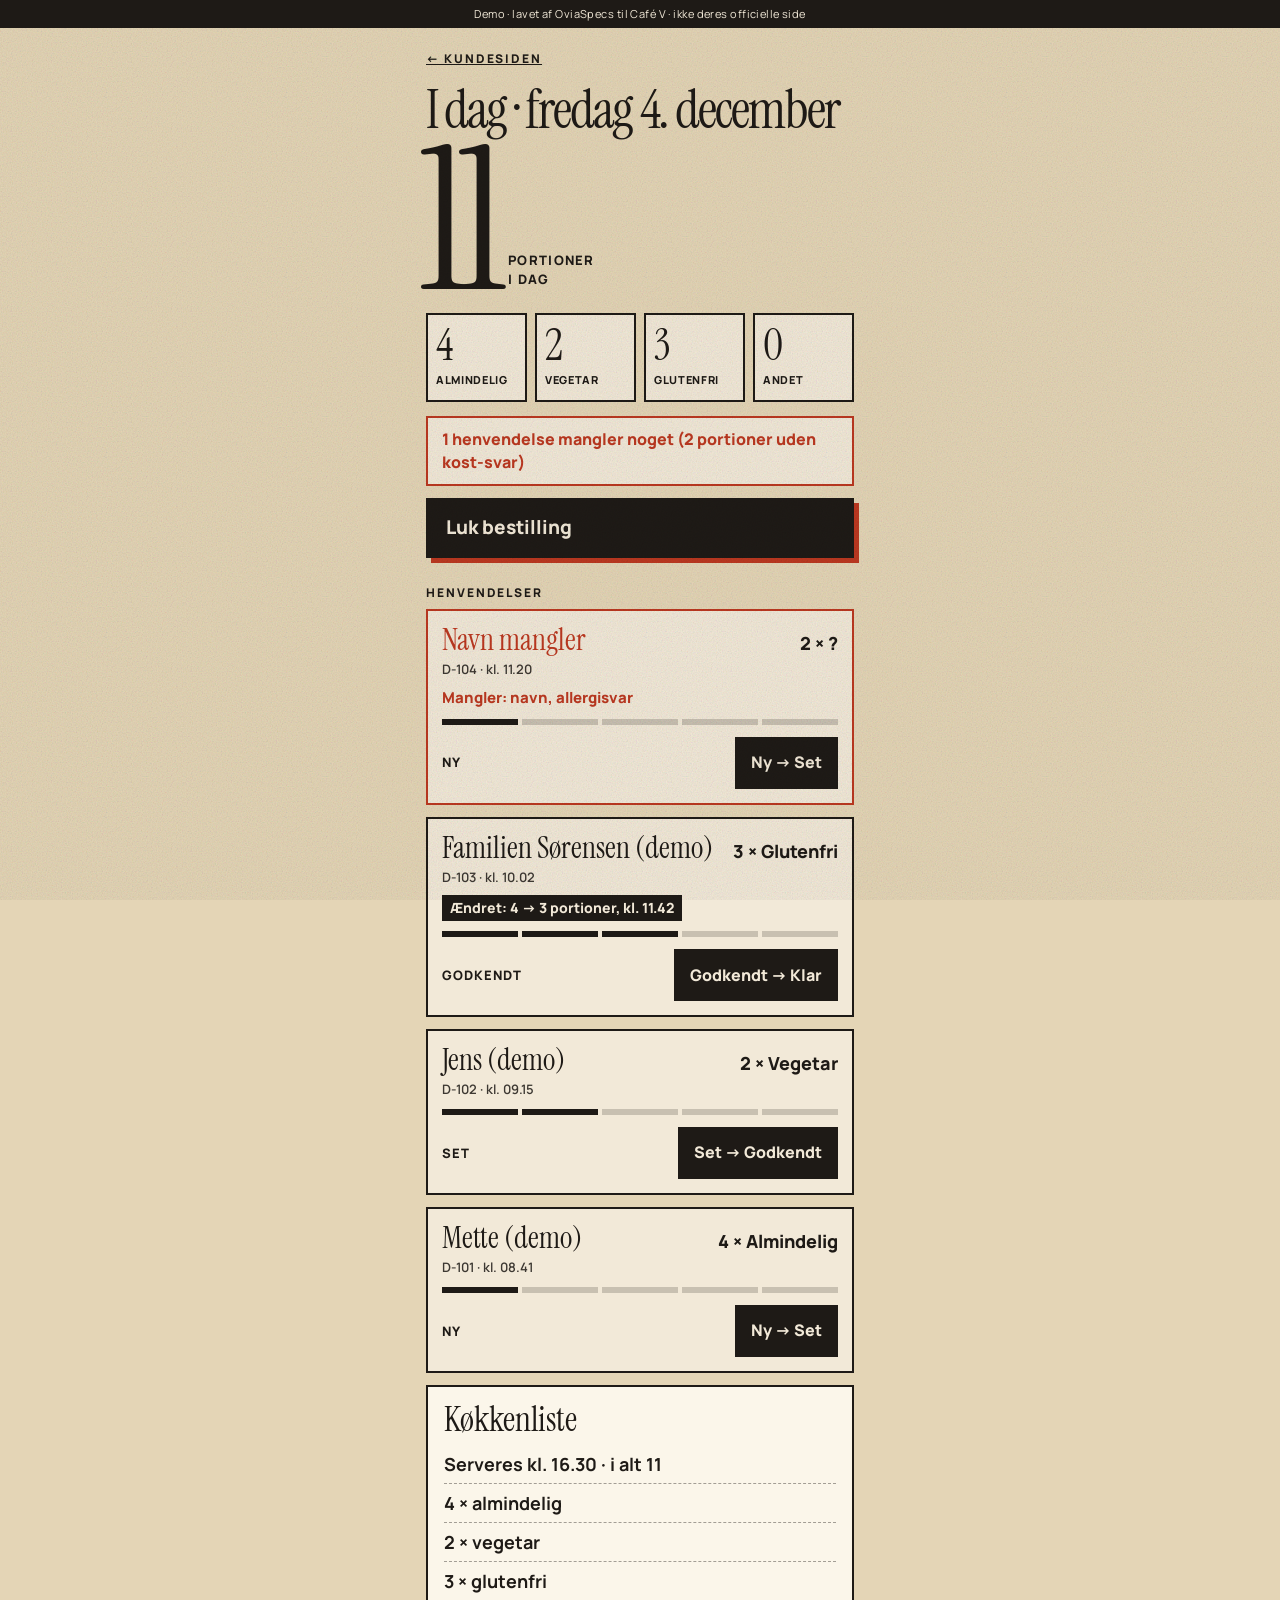
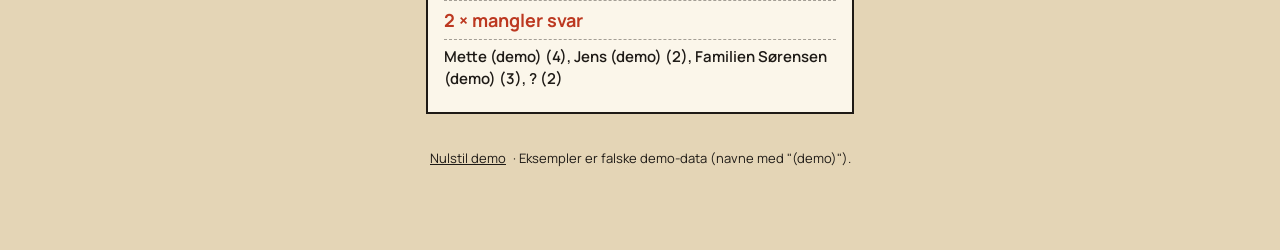
<file: ejer.html>
<!doctype html>
<html lang="da">
<head>
<meta charset="utf-8">
<meta name="viewport" content="width=device-width,initial-scale=1">
<meta name="robots" content="noindex,nofollow">
<title>Café V · I dag (demo)</title>
<link rel="preconnect" href="https://fonts.googleapis.com"><link rel="preconnect" href="https://fonts.gstatic.com" crossorigin>
<link href="https://fonts.googleapis.com/css2?family=Instrument+Serif:ital@0;1&family=Manrope:wght@400;600;800&display=swap" rel="stylesheet">
<link rel="stylesheet" href="style.css">
</head>
<body class="ejer">
<div class="demo" role="note">Demo · lavet af OviaSpecs til Café V · ikke deres officielle side</div>
<main class="wrap" id="main">
  <p class="kicker" style="margin-top:20px"><a href="index.html">← Kundesiden</a></p>
  <h1 class="eh" id="eh">I dag</h1>
  <div class="tot"><b id="tot" aria-live="polite">0</b><span>portioner<br>i dag</span></div>
  <div class="split" id="split"></div>
  <div id="warn"></div>
  <button class="btn ink" id="closebtn" type="button">Luk bestilling</button>

  <h2 class="sub">Henvendelser</h2>
  <div id="orders"></div>

  <div class="klist"><h2>Køkkenliste</h2><ul id="klist"></ul></div>
  <p style="font-size:13px"><button class="link" id="reset" type="button">Nulstil demo</button> · Eksempler er falske demo-data (navne med "(demo)").</p>
</main>
<script src="shared.js"></script>
<script src="ejer.js"></script>
</body>
</html>
</file>
<file: style.css>
/* Café V demo – retning C (varm og taktil). Farver tilpasset til WCAG AA: rød #BC3820 på papir = ca. 4,7:1 */
:root{
  --paper:#F2E9D8;
  --board:#E4D5B6;
  --ink:#1E1A16;
  --red:#BC3820;
  --f-d:'Instrument Serif',Georgia,serif;
  --f-b:'Manrope',system-ui,sans-serif;
}
*{box-sizing:border-box;margin:0;padding:0}
[hidden]{display:none!important}
html{-webkit-text-size-adjust:100%}
html,body{overflow-x:clip}
body{background:var(--board);color:var(--ink);font-family:var(--f-b);font-size:16px;line-height:1.45;min-height:100vh;padding-top:30px}
body:after{content:"";position:fixed;inset:0;pointer-events:none;opacity:.28;mix-blend-mode:multiply;z-index:90;background-image:url("data:image/svg+xml,%3Csvg xmlns='http://www.w3.org/2000/svg' width='180' height='180'%3E%3Cfilter id='n'%3E%3CfeTurbulence type='fractalNoise' baseFrequency='.8' numOctaves='3'/%3E%3C/filter%3E%3Crect width='100%25' height='100%25' filter='url(%23n)'/%3E%3C/svg%3E")}
a{color:inherit}
button,input,textarea{font:inherit;color:inherit}
:focus-visible{outline:3px solid var(--ink);outline-offset:3px}
.wrap{max-width:460px;margin:0 auto;padding:0 16px;position:relative}
.demo{position:fixed;top:0;left:0;right:0;z-index:100;background:var(--ink);color:var(--paper);font-size:11px;letter-spacing:.04em;padding:7px 16px;line-height:1.3;text-align:center}
.vh{position:absolute;width:1px;height:1px;overflow:hidden;clip:rect(0 0 0 0)}

/* knapper */
.btn{display:flex;align-items:center;justify-content:space-between;gap:12px;width:100%;min-height:58px;padding:16px 20px;background:var(--red);color:var(--paper);border:0;font-weight:800;font-size:19px;text-decoration:none;cursor:pointer;box-shadow:5px 5px 0 var(--ink);transition:transform .2s ease,box-shadow .2s ease}
.btn:active{transform:translate(3px,3px);box-shadow:2px 2px 0 var(--ink)}
.btn[disabled]{background:#7a6f60;color:var(--paper);box-shadow:none;cursor:not-allowed}
.btn.ink{background:var(--ink);box-shadow:5px 5px 0 var(--red)}
.btn.ghost{background:transparent;color:var(--ink);box-shadow:none;border:2px solid var(--ink);justify-content:center}
.kicker{font-size:12px;font-weight:800;letter-spacing:.16em;text-transform:uppercase}

/* forside */
.hero{position:relative;padding:34px 0 40px}
.day{position:absolute;left:-4px;top:70px;writing-mode:vertical-rl;transform:rotate(180deg);font:italic 400 clamp(72px,24vw,100px)/.85 var(--f-d);color:var(--red);z-index:2;pointer-events:none}
.poster{position:relative;margin:10px 0 0 52px;background:var(--paper);padding:24px 18px 28px;transform:rotate(1.4deg);box-shadow:0 2px 0 rgba(0,0,0,.15),0 18px 26px -12px rgba(0,0,0,.4)}
.poster:before,.poster:after{content:"";position:absolute;top:-12px;width:72px;height:24px;background:rgba(188,56,32,.55)}
.poster:before{left:20px;transform:rotate(-5deg)}
.poster:after{right:24px;transform:rotate(4deg)}
h1{font:400 clamp(56px,18vw,82px)/.9 var(--f-d);letter-spacing:-.035em;margin:12px 0 16px}
h1 em{color:var(--red)}
.ph{position:relative;overflow:hidden;aspect-ratio:4/5;background:var(--board);border:1.5px dashed var(--ink);display:grid;place-items:center}
.ph .in{position:absolute;inset:-8% 0;display:grid;place-items:center;background:repeating-linear-gradient(135deg,rgba(30,26,22,.05) 0 10px,transparent 10px 20px)}
.ph span{font:italic 24px var(--f-d);position:relative}
.stamp{position:absolute;right:-8px;bottom:84px;transform:rotate(-9deg);border:3px solid var(--red);color:var(--red);padding:8px 12px;font-weight:800;font-size:13px;letter-spacing:.1em;text-transform:uppercase;background:rgba(242,233,216,.92)}
.ctawrap{margin:34px 0 0 52px}
.timer{display:flex;align-items:flex-end;gap:14px;margin:0 0 18px 52px}
.timer b{font:400 clamp(72px,22vw,96px)/.8 var(--f-d);letter-spacing:-.04em}
.timer small{font-size:12px;font-weight:800;letter-spacing:.12em;text-transform:uppercase;padding-bottom:6px}
.closedmsg{margin:0 0 0 52px;padding:18px;border:2px solid var(--ink);background:var(--paper);font:400 28px/1.1 var(--f-d)}

.marquee{overflow:hidden;white-space:nowrap;border-block:2px solid var(--ink);padding:12px 0;margin:10px 0 0;background:var(--paper)}
.marquee div{display:inline-block;font:italic 400 52px/1 var(--f-d);letter-spacing:-.02em}
.marquee em{color:var(--red)}

.how{position:relative;padding:56px 0 64px;min-height:440px}
.how h2,.kitchen h2{font:400 clamp(40px,13vw,58px)/.95 var(--f-d);letter-spacing:-.03em;margin-bottom:26px}
.step{display:grid;grid-template-columns:96px 1fr;align-items:start;gap:6px;margin:0 0 22px}
.step:nth-of-type(even){margin-left:28px}
.step .n{font:italic 400 110px/.8 var(--f-d);color:var(--red)}
.step p{padding-top:12px;font-size:17px;font-weight:600}

.kitchen{padding:48px 0 56px;border-top:2px solid var(--ink)}
.bignum{font:400 clamp(150px,50vw,210px)/.78 var(--f-d);letter-spacing:-.06em;margin:6px 0 10px -6px;font-variant-numeric:tabular-nums}
.kitchen p{max-width:30ch;margin-bottom:22px;font-weight:600}
footer{padding:34px 0 60px;border-top:2px solid var(--ink);font-size:13px}
footer p{margin-bottom:8px}
.link{background:none;border:0;text-decoration:underline;cursor:pointer;min-height:44px;padding:0 4px;font-size:13px}

/* flow */
#flow{position:fixed;inset:0;z-index:60;background:var(--paper);display:flex;flex-direction:column;padding-top:30px}
#flow[hidden]{display:none}
.fbar{display:flex;align-items:center;justify-content:space-between;padding:10px 12px}
.ibtn{min-width:52px;min-height:52px;background:none;border:2px solid var(--ink);font-weight:800;font-size:15px;cursor:pointer;padding:0 14px}
.ibtn[hidden]{visibility:hidden;display:block}
.plate{width:64px;height:64px}
.plate .rim{fill:none;stroke:var(--ink);stroke-width:2}
.plate .rim2{fill:none;stroke:var(--ink);stroke-width:1;opacity:.5}
.plate .food{fill:var(--red);transform-origin:32px 32px;transition:transform .6s cubic-bezier(.16,1,.3,1)}
.fbody{flex:1;overflow:auto;padding:12px 20px 20px;max-width:460px;width:100%;margin:0 auto}
.fbody .q{font:400 clamp(44px,13vw,60px)/.95 var(--f-d);letter-spacing:-.03em;margin:8px 0 8px}
.fbody .hint{font-weight:600;margin-bottom:20px}
.fbar2{padding:12px 20px 22px;max-width:460px;width:100%;margin:0 auto}
.stepper{display:flex;align-items:center;justify-content:space-between;gap:10px;margin-top:10px}
.stepper .num{font:400 clamp(120px,42vw,180px)/.8 var(--f-d);letter-spacing:-.05em;min-width:1.1em;text-align:center;font-variant-numeric:tabular-nums}
.round{width:72px;height:72px;border:2px solid var(--ink);background:var(--paper);font:800 34px/1 var(--f-b);cursor:pointer;flex:none;box-shadow:4px 4px 0 var(--ink)}
.round:active{transform:translate(2px,2px);box-shadow:2px 2px 0 var(--ink)}
.chips{display:grid;grid-template-columns:1fr 1fr;gap:10px}
.chip{min-height:64px;border:2px solid var(--ink);background:var(--paper);font-weight:800;font-size:17px;cursor:pointer;text-align:left;padding:10px 14px}
.chip[aria-checked="true"]{background:var(--ink);color:var(--paper)}
label.lab{display:block;font-size:12px;font-weight:800;letter-spacing:.12em;text-transform:uppercase;margin:18px 0 6px}
.field{width:100%;min-height:58px;border:2px solid var(--ink);background:#FBF6EA;padding:12px 14px;font-size:20px;font-weight:600}
.sum{border-top:2px solid var(--ink);margin-top:8px}
.sum div{display:flex;justify-content:space-between;gap:12px;align-items:center;padding:14px 0;border-bottom:1px solid rgba(30,26,22,.35);font-size:18px;font-weight:600}
.sum button{min-height:44px;background:none;border:0;text-decoration:underline;font-weight:800;cursor:pointer}
.err{color:var(--red);font-weight:800;margin-top:8px;min-height:1.4em}

.receipt{background:#FBF6EA;margin:10px 0 18px;padding:22px 20px 28px;box-shadow:0 14px 22px -12px rgba(0,0,0,.4);font-family:var(--f-b);position:relative;}
.receipt:after{content:"";position:absolute;left:0;right:0;bottom:-10px;height:10px;background:radial-gradient(circle at 10px 0,#FBF6EA 9px,transparent 10px) 0 0/20px 10px repeat-x}
.receipt h3{font:400 44px/1 var(--f-d);margin-bottom:4px}
.receipt .big{font:400 120px/.8 var(--f-d);letter-spacing:-.05em;margin:14px 0 4px}
.receipt dl{display:grid;grid-template-columns:auto 1fr;gap:6px 14px;font-weight:600;margin-top:12px;border-top:1px dashed var(--ink);padding-top:12px}
.receipt dt{opacity:.8}
.print{animation:print 1.1s cubic-bezier(.16,1,.3,1) both}
@keyframes print{from{clip-path:inset(0 0 100% 0);transform:translateY(-18px)}to{clip-path:inset(0 0 0 0);transform:none}}

/* ejer */
.ejer .wrap{padding-bottom:70px}
.ejer h1.eh{font:400 clamp(40px,12vw,54px)/.95 var(--f-d);margin:18px 0 4px}
.tot{display:flex;align-items:flex-end;gap:12px;margin:6px 0 6px}
.tot b{font:400 clamp(150px,50vw,200px)/.78 var(--f-d);letter-spacing:-.06em;margin-left:-6px;font-variant-numeric:tabular-nums}
.tot span{font-weight:800;letter-spacing:.1em;text-transform:uppercase;font-size:13px;padding-bottom:10px}
.split{display:grid;grid-template-columns:repeat(4,1fr);gap:8px;margin:14px 0}
.split div{background:var(--paper);border:2px solid var(--ink);padding:8px 8px 10px}
.split b{display:block;font:400 44px/1 var(--f-d);font-variant-numeric:tabular-nums}
.split small{font-size:11px;font-weight:800;letter-spacing:.06em;text-transform:uppercase}
.warn{border:2px solid var(--red);color:var(--red);background:var(--paper);padding:10px 14px;font-weight:800;margin:10px 0}
.order{background:var(--paper);border:2px solid var(--ink);padding:14px;margin:0 0 12px}
.order.miss{border-color:var(--red)}
.order .top{display:flex;justify-content:space-between;gap:10px;align-items:baseline}
.order .nm{font:400 30px/1 var(--f-d)}
.order .qty{font-weight:800;font-size:18px;white-space:nowrap}
.order .meta{font-size:13px;font-weight:600;margin-top:4px;opacity:.85}
.order .chg{display:inline-block;margin-top:8px;font-weight:800;font-size:14px;background:var(--ink);color:var(--paper);padding:3px 8px}
.order .ms{color:var(--red);font-weight:800;margin-top:8px;font-size:15px}
.order .st{display:flex;align-items:stretch;gap:10px;margin-top:12px}
.order .pill{flex:1;display:flex;align-items:center;font-weight:800;font-size:13px;letter-spacing:.08em;text-transform:uppercase}
.order .adv{min-height:52px;padding:0 16px;background:var(--ink);color:var(--paper);border:0;font-weight:800;font-size:16px;cursor:pointer}
.order .adv[disabled]{background:transparent;color:var(--ink);border:2px solid var(--ink)}
.prog{display:flex;gap:4px;margin-top:10px}
.prog i{flex:1;height:6px;background:rgba(30,26,22,.2)}
.prog i.on{background:var(--ink)}
.klist{background:#FBF6EA;border:2px solid var(--ink);padding:16px;margin:8px 0 22px}
.klist h2{font:400 34px/1 var(--f-d);margin-bottom:8px}
.klist li{list-style:none;font-weight:700;font-size:18px;padding:6px 0;border-bottom:1px dashed rgba(30,26,22,.4)}
.klist li:last-child{border:0}
.ejer .btn{margin-top:12px}
.ejer .sub{margin:26px 0 8px;font-size:12px;font-weight:800;letter-spacing:.16em;text-transform:uppercase}

@media (prefers-reduced-motion:reduce){
  *{animation:none!important;transition:none!important;scroll-behavior:auto!important}
}

/* eksempelbilleder (ikke stedets egne) */
.ph .in img{position:absolute;inset:0;width:100%;height:100%;object-fit:cover}
.ph .cap{position:absolute;left:0;bottom:0;z-index:3;background:var(--paper);color:var(--ink);font:600 11px/1.3 var(--f-b);padding:5px 9px;max-width:92%}
</file>
